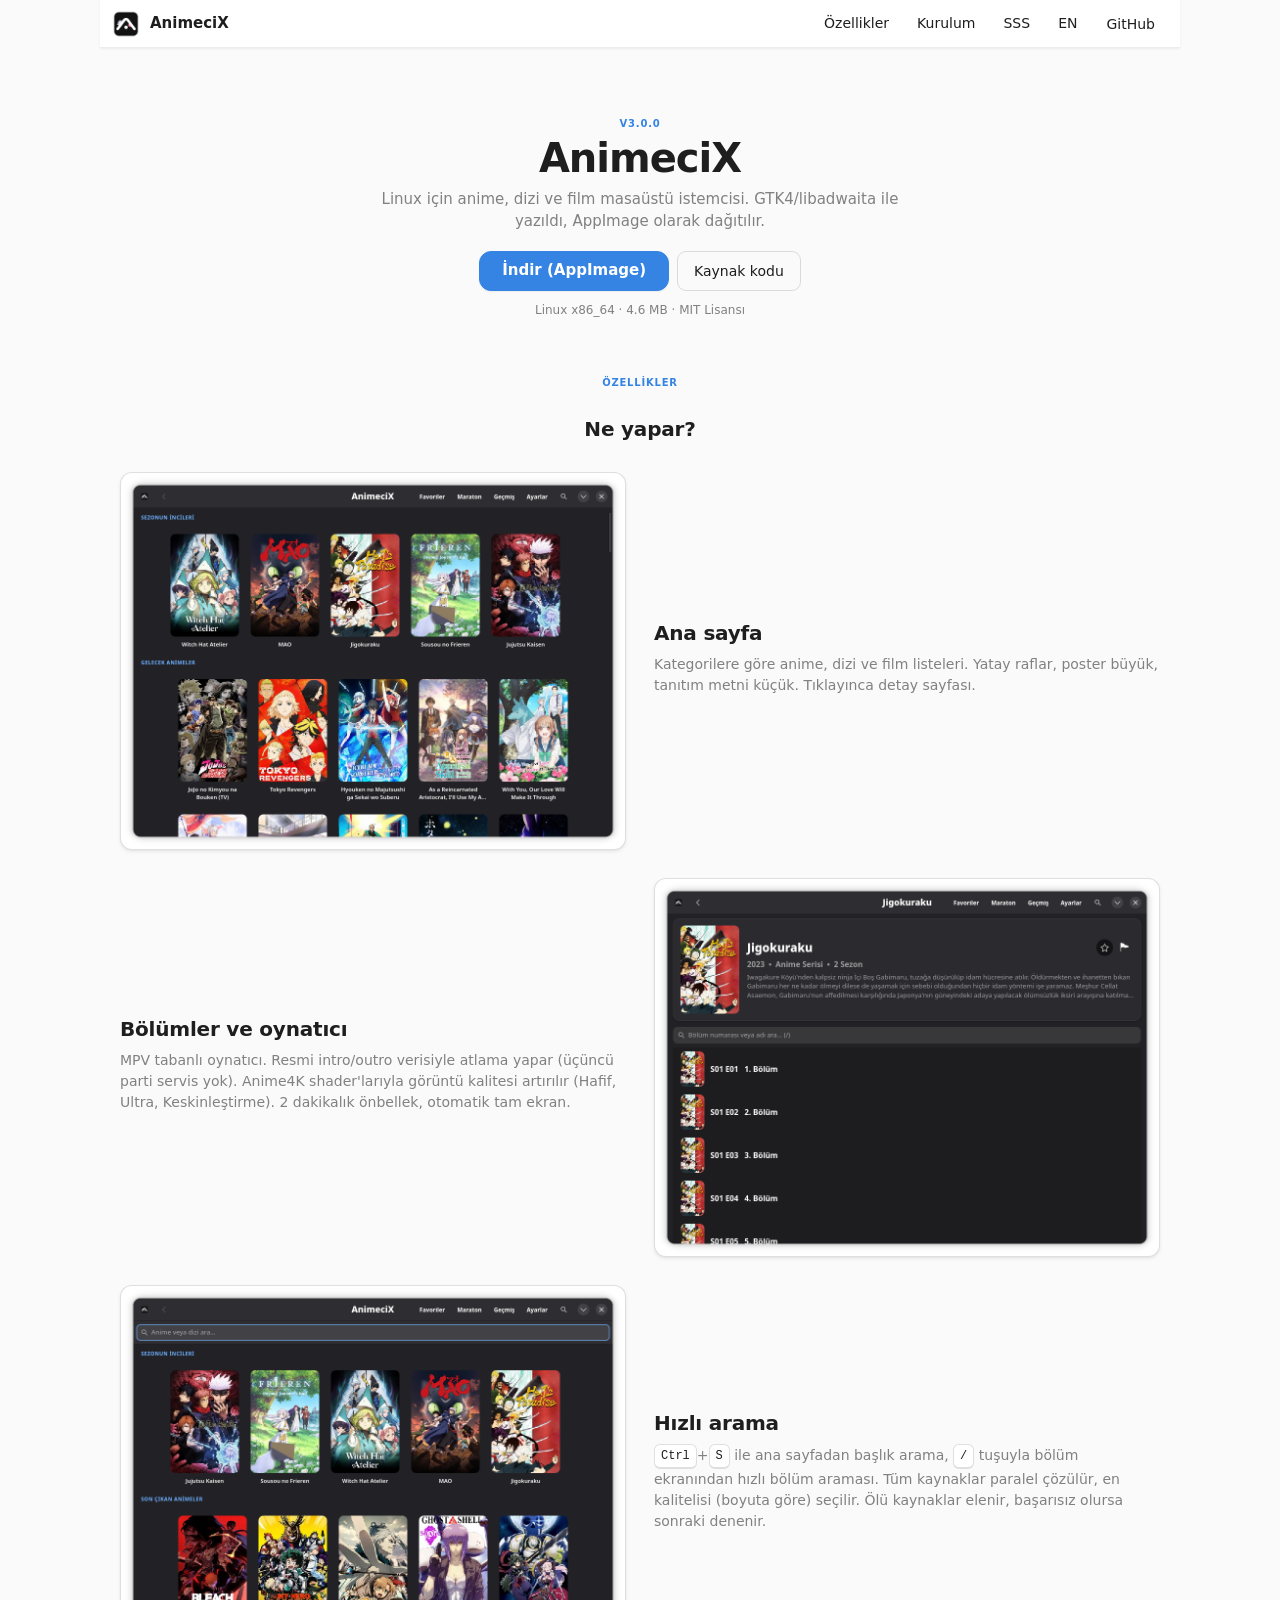
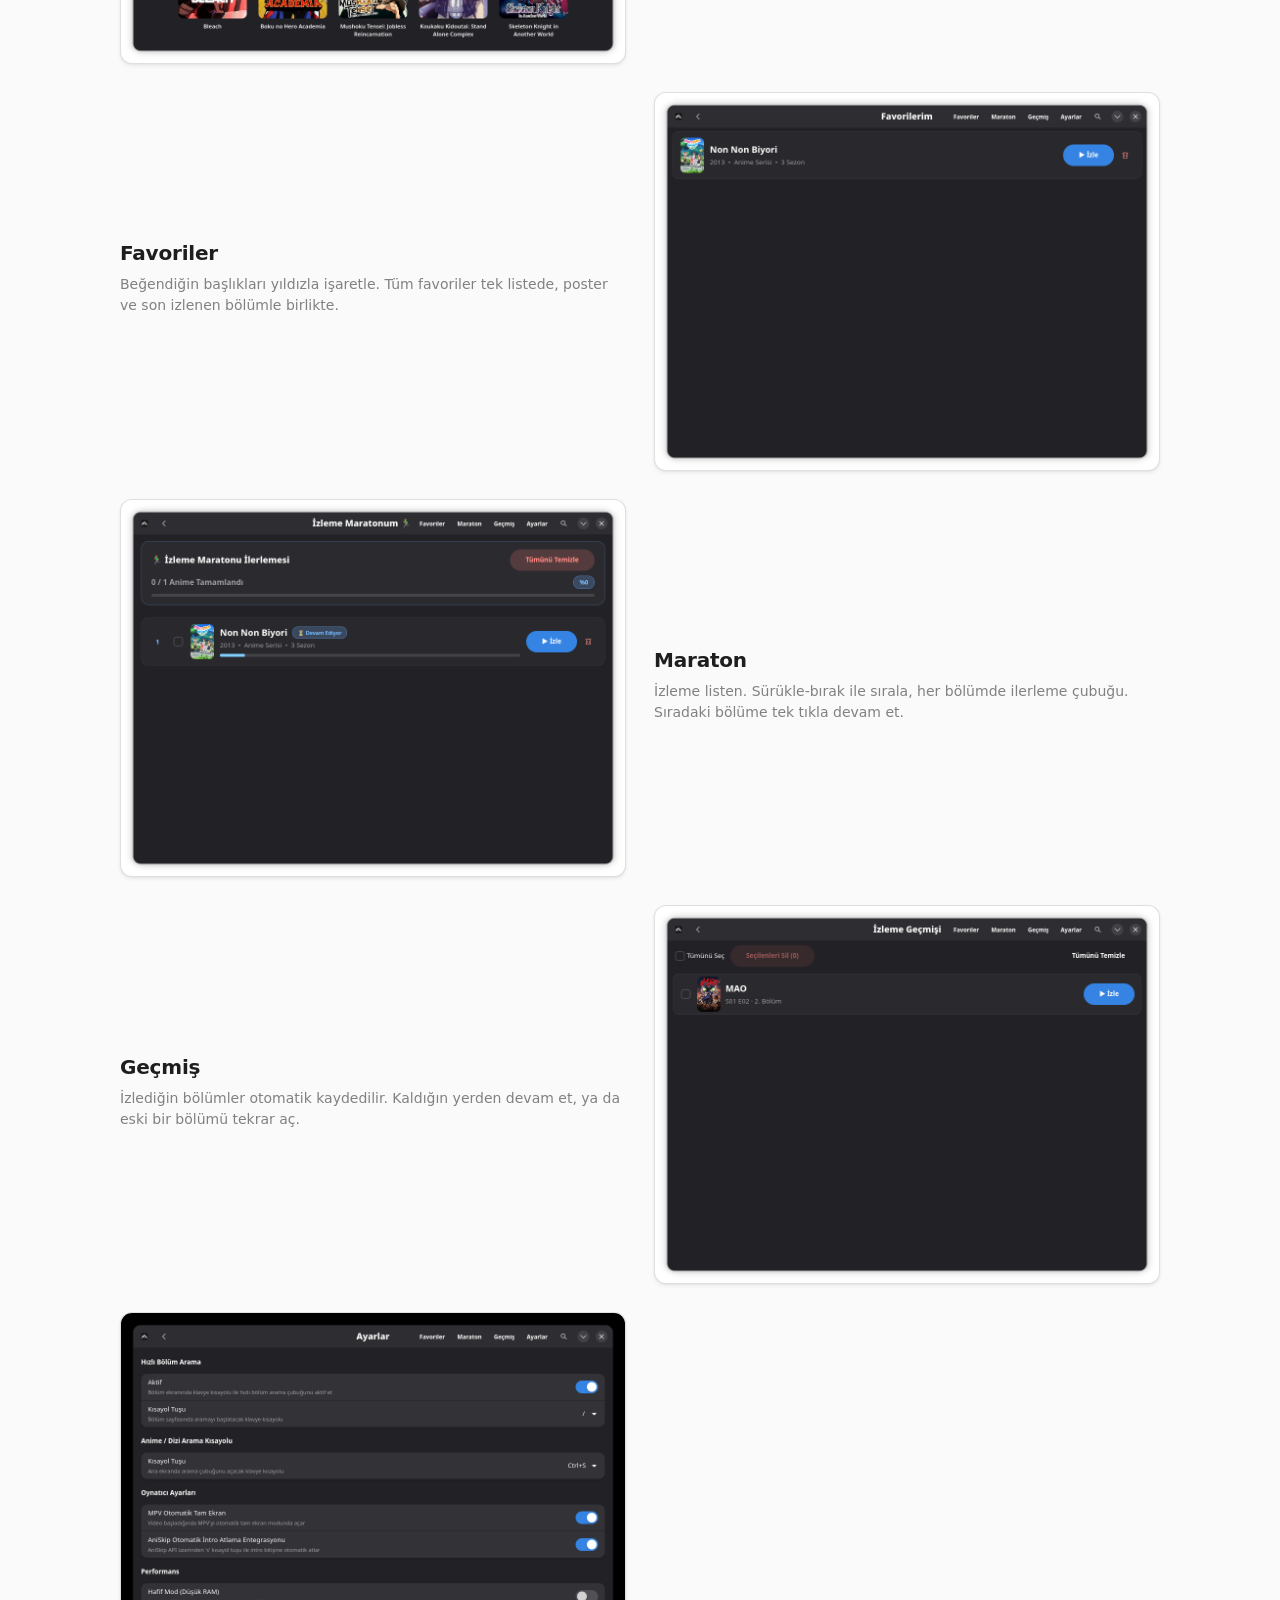
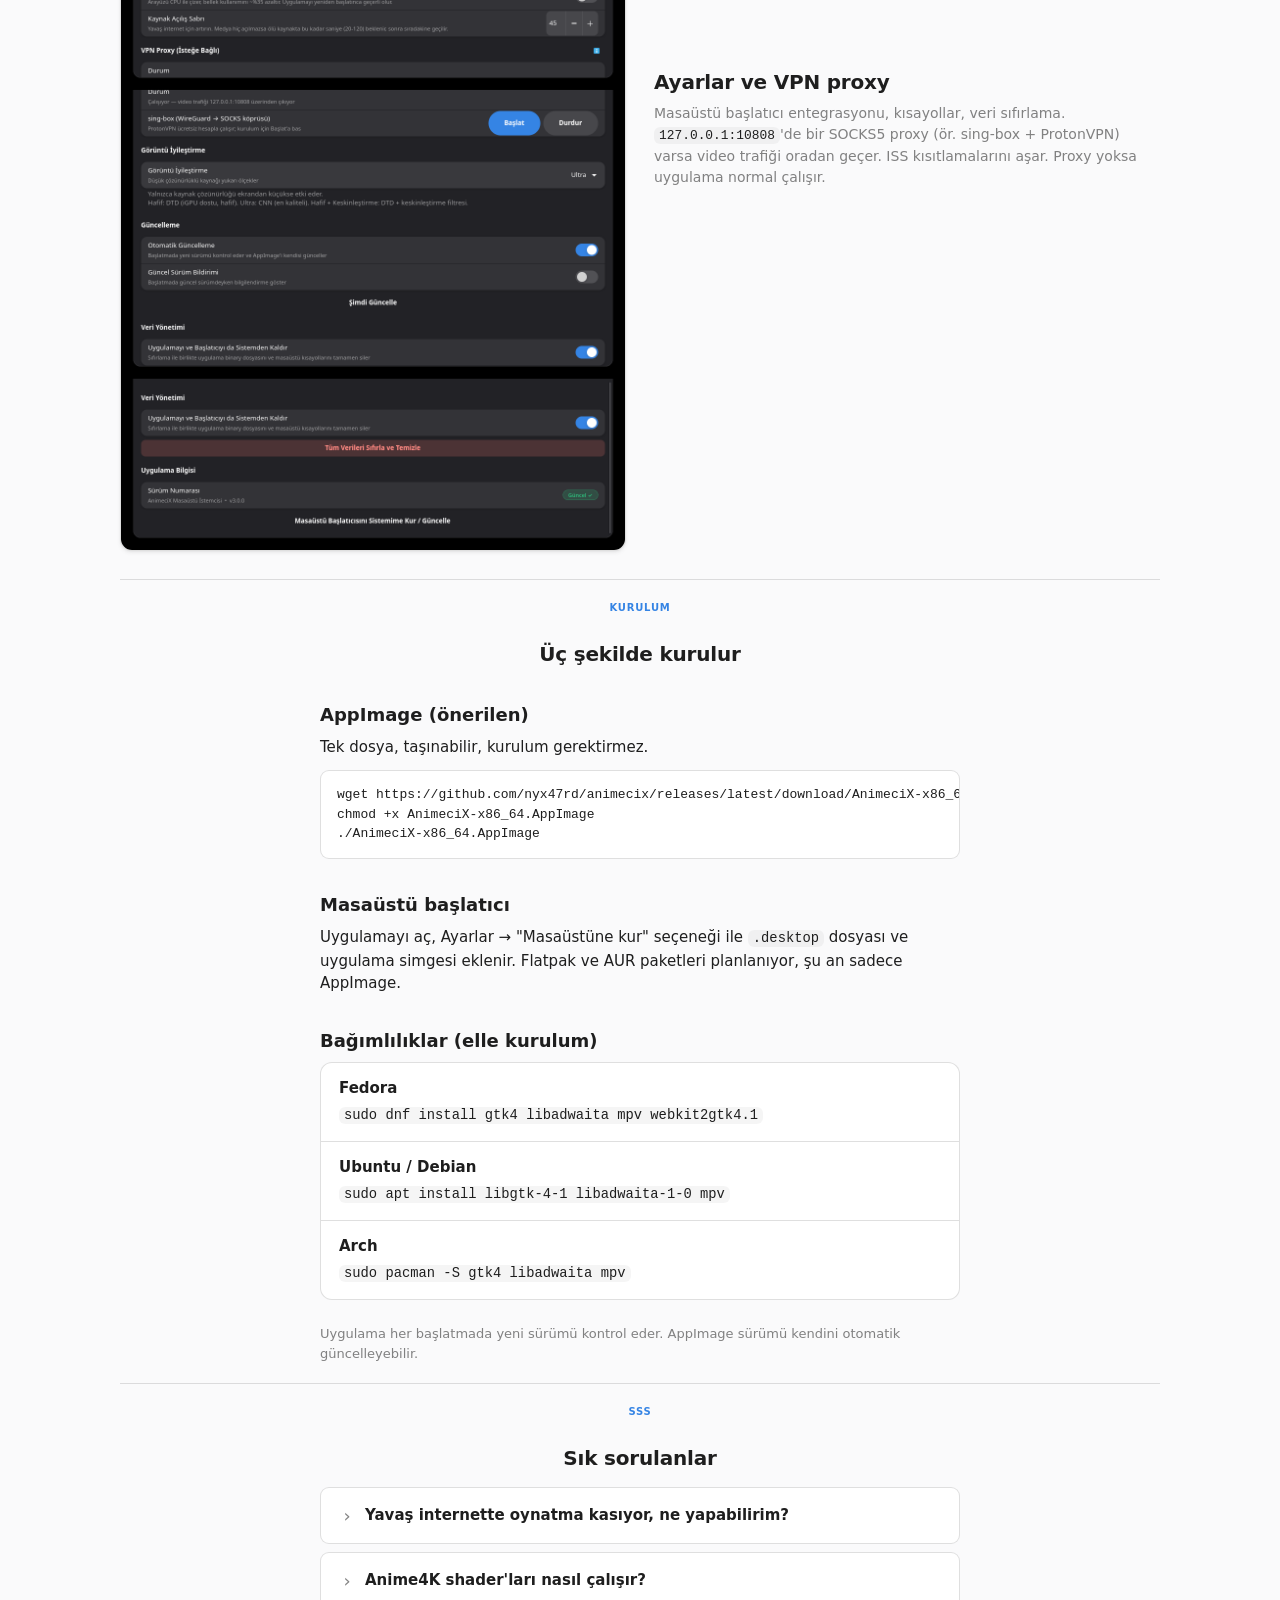
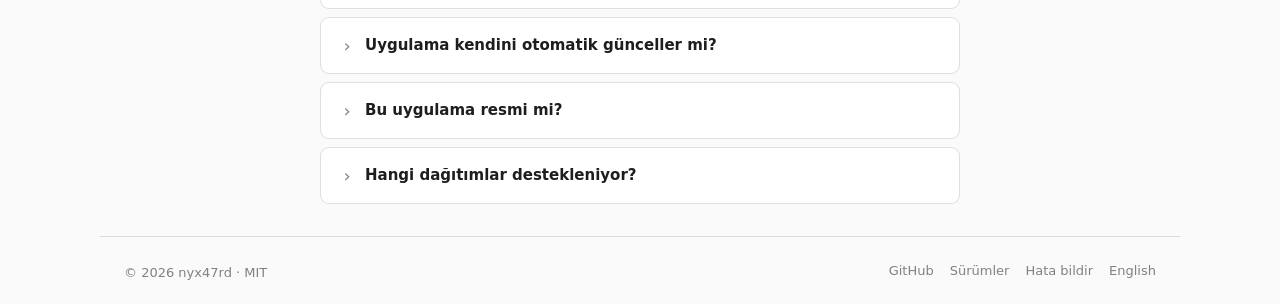
<file: docs/index.html>
<!DOCTYPE html>
<html lang="tr">
<head>
<meta charset="utf-8">
<meta name="viewport" content="width=device-width, initial-scale=1, viewport-fit=cover">
<meta name="color-scheme" content="light dark">
<title>AnimeciX</title>
<meta name="description" content="AnimeciX: Linux için GTK4/libadwaita ile yazılmış, AppImage olarak dağıtılan anime, dizi ve film masaüstü istemcisi. MPV, resmi intro/outro atlama, Anime4K, otomatik güncelleme.">
<meta name="keywords" content="anime, linux, gtk4, libadwaita, appimage, mpv, intro-atlama, anime4k">
<meta name="author" content="nyx47rd">
<meta name="theme-color" content="#fafafb" media="(prefers-color-scheme: light)">
<meta name="theme-color" content="#1e1e1e" media="(prefers-color-scheme: dark)">

<link rel="canonical" href="https://nyx47rd.github.io/animecix/">
<link rel="alternate" hreflang="tr" href="https://nyx47rd.github.io/animecix/">
<link rel="alternate" hreflang="en" href="https://nyx47rd.github.io/animecix/en.html">
<link rel="alternate" hreflang="x-default" href="https://nyx47rd.github.io/animecix/">

<meta property="og:type" content="website">
<meta property="og:title" content="AnimeciX">
<meta property="og:description" content="GTK4/libadwaita anime, dizi ve film istemcisi. AppImage olarak dağıtılır.">
<meta property="og:url" content="https://nyx47rd.github.io/animecix/">
<meta property="og:image" content="https://nyx47rd.github.io/animecix/assets/icon.png">
<meta property="og:locale" content="tr_TR">
<meta property="og:site_name" content="AnimeciX">

<meta name="twitter:card" content="summary_large_image">
<meta name="twitter:title" content="AnimeciX">
<meta name="twitter:description" content="GTK4/libadwaita anime istemcisi. AppImage.">
<meta name="twitter:image" content="https://nyx47rd.github.io/animecix/assets/icon.png">

<link rel="icon" type="image/png" href="assets/icon.png">
<link rel="apple-touch-icon" href="assets/icon.png">
<link rel="stylesheet" href="style.css">

<script type="application/ld+json">
{
  "@context": "https://schema.org",
  "@type": "SoftwareApplication",
  "name": "AnimeciX",
  "operatingSystem": "Linux",
  "applicationCategory": "MultimediaApplication",
  "description": "GTK4/libadwaita anime, dizi ve film masaüstü istemcisi. AppImage olarak dağıtılır. MPV, resmi intro/outro atlama, Anime4K, otomatik güncelleme.",
  "url": "https://nyx47rd.github.io/animecix/",
  "downloadUrl": "https://github.com/nyx47rd/animecix/releases/latest",
  "softwareVersion": "3.0.0",
  "dateModified": "2026-08-27",
  "inLanguage": ["tr", "en"],
  "license": "https://github.com/nyx47rd/animecix/blob/main/LICENSE",
  "author": {"@type": "Person", "name": "nyx47rd", "url": "https://github.com/nyx47rd"},
  "publisher": {"@type": "Organization", "name": "AnimeciX", "url": "https://github.com/nyx47rd/animecix"},
  "offers": {"@type": "Offer", "price": "0", "priceCurrency": "USD"},
  "featureList": [
    "GTK4/libadwaita arayüz",
    "Tek dosya AppImage",
    "MPV oynatıcı",
    "Resmi intro/outro atlama + şarkı bilgisi",
    "Anime4K upscaling (Hafif, Ultra, Keskinleştirme)",
    "Otomatik güncelleme",
    "VPN proxy desteği (yerel SOCKS5)",
    "Akıllı kaynak seçimi",
    "Favoriler, Maraton, Geçmiş",
    "Çift yol HTTP cascade"
  ]
}
</script>
</head>
<body>

<a href="#main" class="show-on-focus">İçeriğe geç</a>

<div class="window">

<header class="headerbar">
  <div class="headerbar-inner">
    <a href="index.html" class="brand">
      <img src="assets/icon.png" alt="">
      <span>AnimeciX</span>
    </a>
    <nav aria-label="Üst gezinme">
      <a href="#features" class="nav-link">Özellikler</a>
      <a href="#install" class="nav-link">Kurulum</a>
      <a href="#faq" class="nav-link">SSS</a>
      <a href="en.html" hreflang="en">EN</a>
      <a href="https://github.com/nyx47rd/animecix" class="btn flat" rel="noopener">GitHub</a>
    </nav>
  </div>
</header>

<main id="main" class="content">

<section class="hero">
  <span class="section-eyebrow">v3.0.0</span>
  <h1>AnimeciX</h1>
  <p class="subtitle">Linux için anime, dizi ve film masaüstü istemcisi. GTK4/libadwaita ile yazıldı, AppImage olarak dağıtılır.</p>
  <div class="actions">
    <a href="https://github.com/nyx47rd/animecix/releases/latest" class="btn suggested-action large" rel="noopener">İndir (AppImage)</a>
    <a href="https://github.com/nyx47rd/animecix" class="btn outlined large" rel="noopener">Kaynak kodu</a>
  </div>
  <p class="meta">Linux x86_64 · 4.6 MB · MIT Lisansı</p>
</section>

<section id="features">
  <p class="section-eyebrow">Özellikler</p>
  <h2 class="section-title">Ne yapar?</h2>

  <article class="feature">
    <div class="visual"><img src="assets/screenshots/home.png" alt="Ana sayfa" width="1030" height="770" loading="eager" fetchpriority="high"></div>
    <div class="text">
      <h2>Ana sayfa</h2>
      <p>Kategorilere göre anime, dizi ve film listeleri. Yatay raflar, poster büyük, tanıtım metni küçük. Tıklayınca detay sayfası.</p>
    </div>
  </article>

  <article class="feature reverse">
    <div class="visual"><img src="assets/screenshots/episodes.png" alt="Bölüm listesi ve intro atlama" width="1030" height="770" loading="lazy"></div>
    <div class="text">
      <h2>Bölümler ve oynatıcı</h2>
      <p>MPV tabanlı oynatıcı. Resmi intro/outro verisiyle atlama yapar (üçüncü parti servis yok). Anime4K shader'larıyla görüntü kalitesi artırılır (Hafif, Ultra, Keskinleştirme). 2 dakikalık önbellek, otomatik tam ekran.</p>
    </div>
  </article>

  <article class="feature">
    <div class="visual"><img src="assets/screenshots/search.png" alt="Hızlı arama" width="1030" height="770" loading="lazy"></div>
    <div class="text">
      <h2>Hızlı arama</h2>
      <p><kbd>Ctrl</kbd>+<kbd>S</kbd> ile ana sayfadan başlık arama, <kbd>/</kbd> tuşuyla bölüm ekranından hızlı bölüm araması. Tüm kaynaklar paralel çözülür, en kalitelisi (boyuta göre) seçilir. Ölü kaynaklar elenir, başarısız olursa sonraki denenir.</p>
    </div>
  </article>

  <article class="feature reverse">
    <div class="visual"><img src="assets/screenshots/favorites.png" alt="Favoriler" width="1030" height="770" loading="lazy"></div>
    <div class="text">
      <h2>Favoriler</h2>
      <p>Beğendiğin başlıkları yıldızla işaretle. Tüm favoriler tek listede, poster ve son izlenen bölümle birlikte.</p>
    </div>
  </article>

  <article class="feature">
    <div class="visual"><img src="assets/screenshots/marathon.png" alt="Maraton" width="1030" height="770" loading="lazy"></div>
    <div class="text">
      <h2>Maraton</h2>
      <p>İzleme listen. Sürükle-bırak ile sırala, her bölümde ilerleme çubuğu. Sıradaki bölüme tek tıkla devam et.</p>
    </div>
  </article>

  <article class="feature reverse">
    <div class="visual"><img src="assets/screenshots/history.png" alt="Geçmiş" width="1030" height="770" loading="lazy"></div>
    <div class="text">
      <h2>Geçmiş</h2>
      <p>İzlediğin bölümler otomatik kaydedilir. Kaldığın yerden devam et, ya da eski bir bölümü tekrar aç.</p>
    </div>
  </article>

  <article class="feature">
    <div class="visual"><img src="assets/screenshots/settings.png" alt="Ayarlar" width="1030" height="770" loading="lazy"></div>
    <div class="text">
      <h2>Ayarlar ve VPN proxy</h2>
      <p>Masaüstü başlatıcı entegrasyonu, kısayollar, veri sıfırlama. <code>127.0.0.1:10808</code>'de bir SOCKS5 proxy (ör. sing-box + ProtonVPN) varsa video trafiği oradan geçer. ISS kısıtlamalarını aşar. Proxy yoksa uygulama normal çalışır.</p>
    </div>
  </article>
</section>

<hr class="divider">

<section id="install" class="content-narrow">
  <p class="section-eyebrow">Kurulum</p>
  <h2 class="section-title">Üç şekilde kurulur</h2>

  <h3 class="title-2">AppImage (önerilen)</h3>
  <p>Tek dosya, taşınabilir, kurulum gerektirmez.</p>
  <div class="frame">
<pre><code>wget https://github.com/nyx47rd/animecix/releases/latest/download/AnimeciX-x86_64.AppImage
chmod +x AnimeciX-x86_64.AppImage
./AnimeciX-x86_64.AppImage</code></pre>
  </div>

  <h3 class="title-2">Masaüstü başlatıcı</h3>
  <p>Uygulamayı aç, Ayarlar → "Masaüstüne kur" seçeneği ile <code>.desktop</code> dosyası ve uygulama simgesi eklenir. Flatpak ve AUR paketleri planlanıyor, şu an sadece AppImage.</p>

  <h3 class="title-2">Bağımlılıklar (elle kurulum)</h3>
  <div class="boxed-list">
    <div><h3>Fedora</h3><p><code>sudo dnf install gtk4 libadwaita mpv webkit2gtk4.1</code></p></div>
    <div><h3>Ubuntu / Debian</h3><p><code>sudo apt install libgtk-4-1 libadwaita-1-0 mpv</code></p></div>
    <div><h3>Arch</h3><p><code>sudo pacman -S gtk4 libadwaita mpv</code></p></div>
  </div>

  <p class="caption" style="margin-top:24px">Uygulama her başlatmada yeni sürümü kontrol eder. AppImage sürümü kendini otomatik güncelleyebilir.</p>
</section>

<hr class="divider">

<section id="faq" class="content-narrow">
  <p class="section-eyebrow">SSS</p>
  <h2 class="section-title">Sık sorulanlar</h2>

  <details class="expander">
    <summary>Yavaş internette oynatma kasıyor, ne yapabilirim?</summary>
    <div class="body">
      <p>Ayarlar → VPN Proxy: <code>127.0.0.1:10808</code>'de bir sing-box + WireGuard yapılandırması çalıştırın. Uygulama video trafiğini otomatik o tünele yönlendirir. Doğrudan bağlantı 403 veya ağ hatası verdiğinde çift-yol (cascade) mekanizmasıyla tünele düşer.</p>
    </div>
  </details>

  <details class="expander">
    <summary>Anime4K shader'ları nasıl çalışır?</summary>
    <div class="body">
      <p>Ayarlar → Görüntü bölümünden beş mod arasında seçim yapılır: Kapalı, Keskinleştir (ewa_lanczossharp), Hafif (DTD), Ultra (CNN UL), ve Hafif + Keskinleştirme (DTD + unsharp filtresi). Hafif mod düşük GPU yüküyle iyi sonuç verir; Ultra mod kaliteyi en üst seviyeye taşır.</p>
    </div>
  </details>

  <details class="expander">
    <summary>Uygulama kendini otomatik günceller mi?</summary>
    <div class="body">
      <p>AppImage sürümü her başlatmada GitHub Releases'i kontrol eder. Yeni sürüm varsa bildirim gösterir ve onayla kendini günceller. Ayarlar → Otomatik güncelleme ile kapatılabilir.</p>
    </div>
  </details>

  <details class="expander">
    <summary>Bu uygulama resmi mi?</summary>
    <div class="body">
      <p>Hayır. AnimeciX gayriresmî bir üçüncü taraf istemcidir. Herkese açık bir API kullanır; hizmet sağlayıcıya zarar vermeden, kendi sorumluluğunuzda kullanın.</p>
    </div>
  </details>

  <details class="expander">
    <summary>Hangi dağıtımlar destekleniyor?</summary>
    <div class="body">
      <p>GTK4, libadwaita ve MPV yükleyen tüm modern Linux dağıtımları. Test edilenler: Fedora 40+, Ubuntu 24.04+, Arch, openSUSE Tumbleweed, EndeavourOS.</p>
    </div>
  </details>
</section>

</main>

<footer class="footer">
  <span>© 2026 nyx47rd · <a href="https://github.com/nyx47rd/animecix/blob/main/LICENSE">MIT</a> </span>
  <ul>
    <li><a href="https://github.com/nyx47rd/animecix" rel="noopener">GitHub</a></li>
    <li><a href="https://github.com/nyx47rd/animecix/releases" rel="noopener">Sürümler</a></li>
    <li><a href="https://github.com/nyx47rd/animecix/issues" rel="noopener">Hata bildir</a></li>
    <li><a href="en.html" hreflang="en">English</a></li>
  </ul>
</footer>

</div>
</body>
</html>
</file>
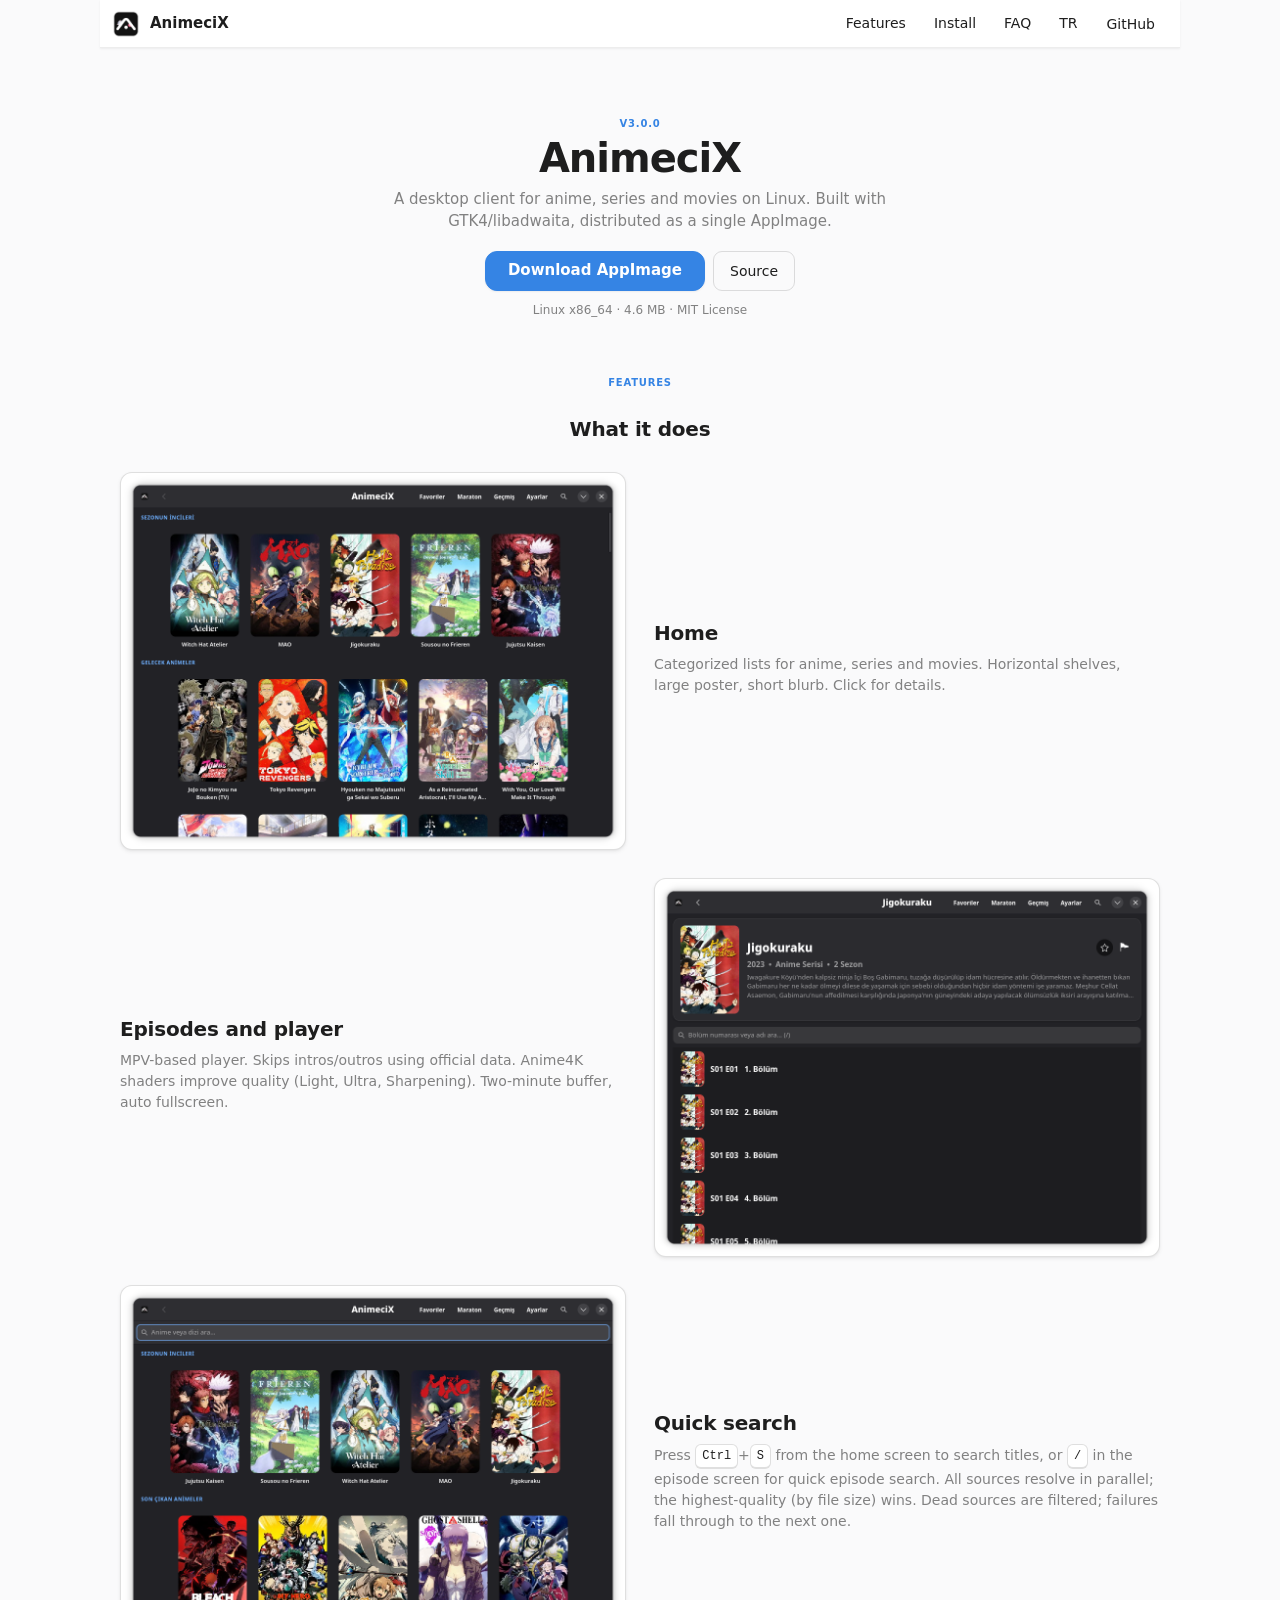
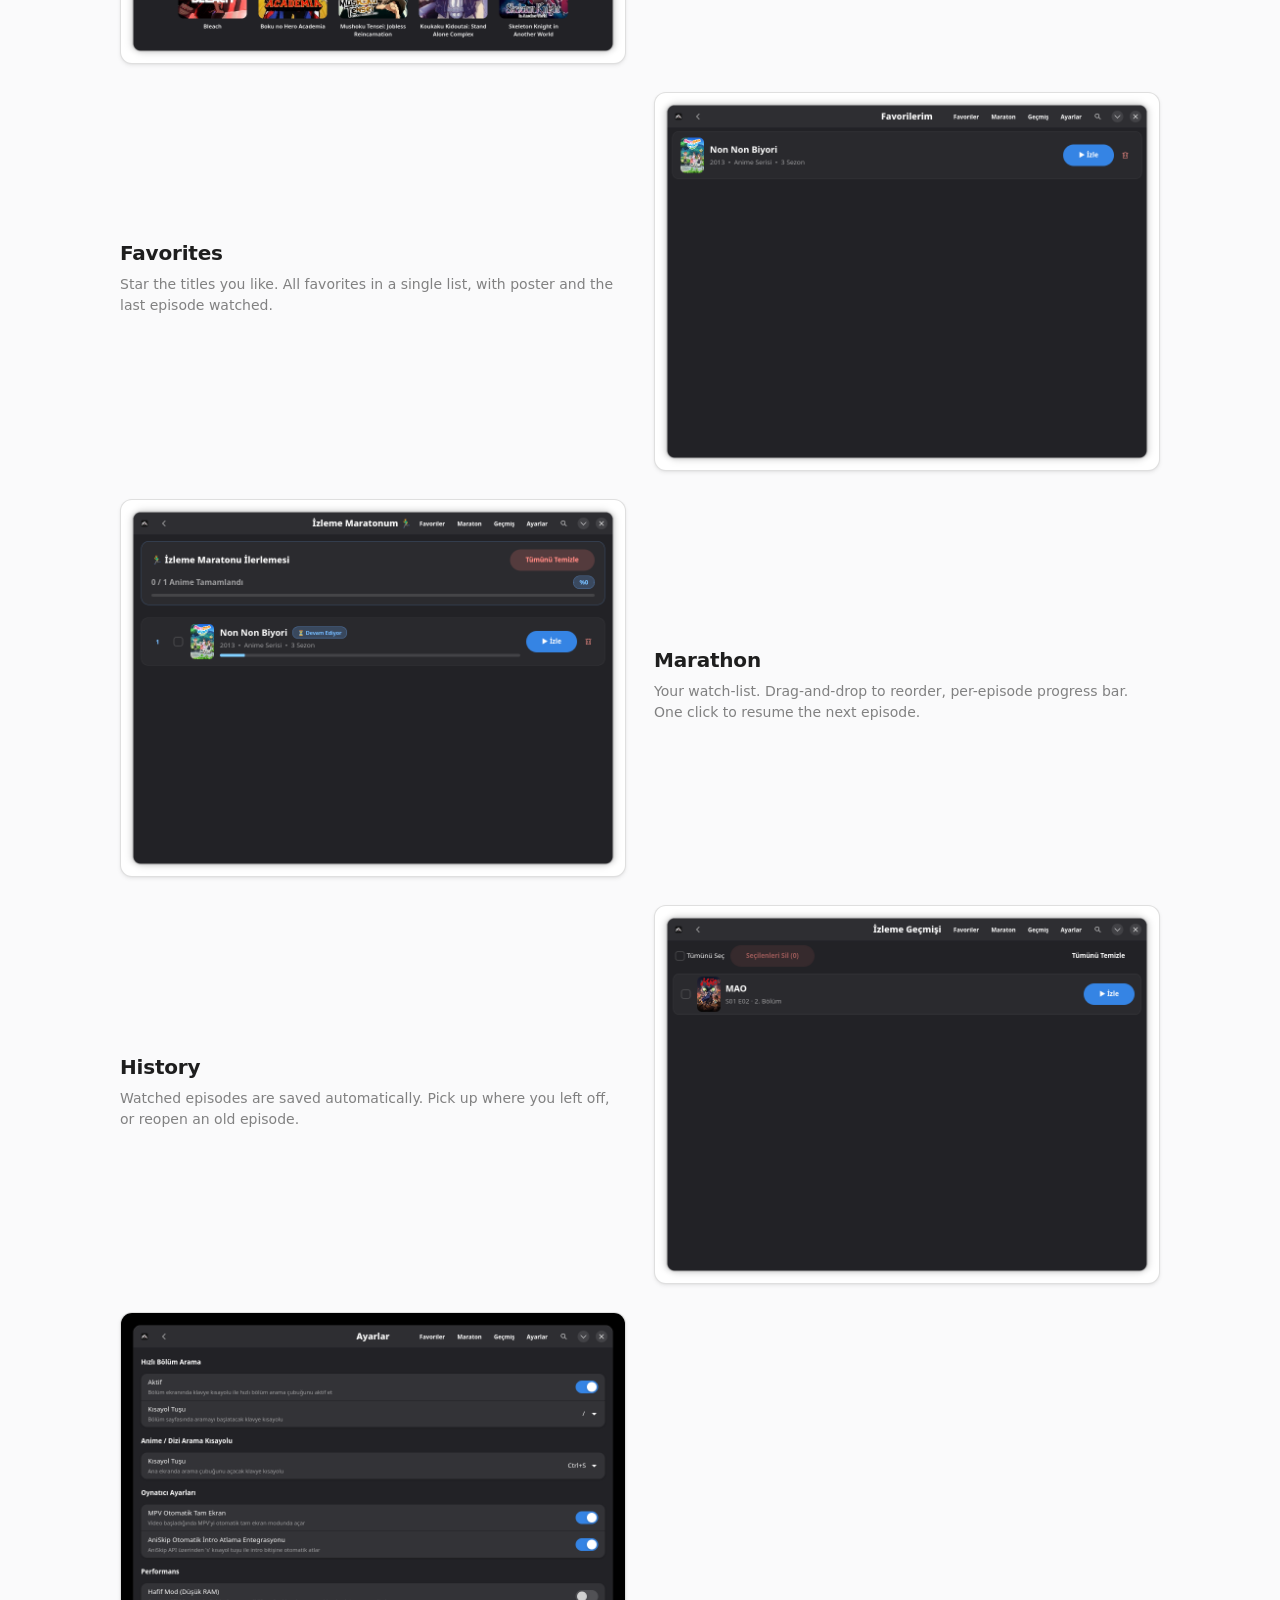
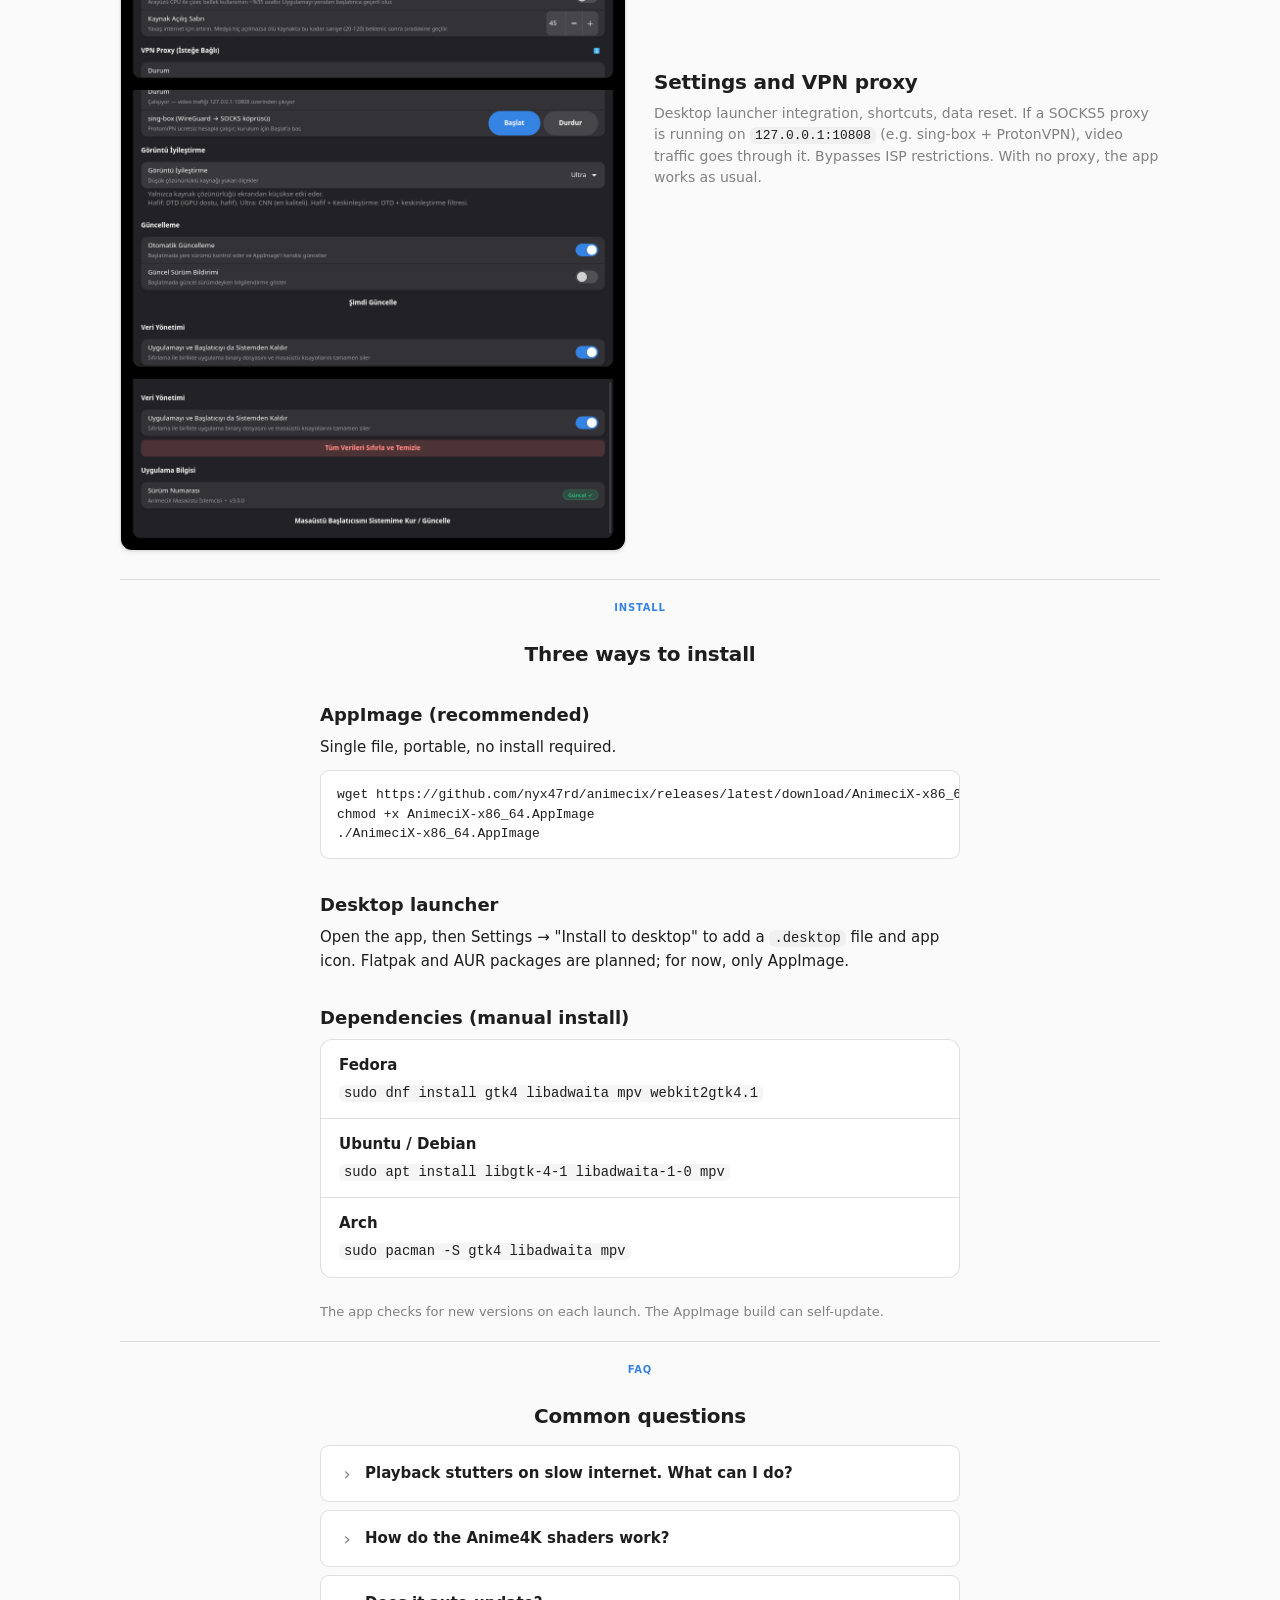
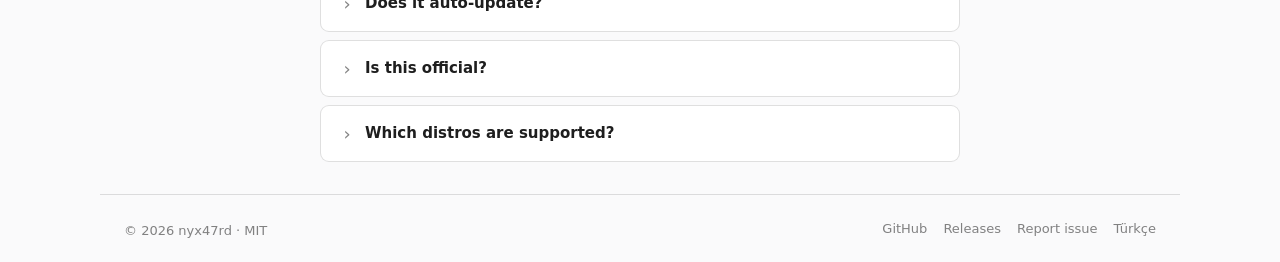
<file: docs/en.html>
<!DOCTYPE html>
<html lang="en">
<head>
<meta charset="utf-8">
<meta name="viewport" content="width=device-width, initial-scale=1, viewport-fit=cover">
<meta name="color-scheme" content="light dark">
<title>AnimeciX</title>
<meta name="description" content="AnimeciX: a GTK4/libadwaita anime, series and movie desktop client for Linux. Distributed as a single AppImage. MPV, official intro/outro skipping, Anime4K, auto-update.">
<meta name="keywords" content="anime, linux, gtk4, libadwaita, appimage, mpv, intro-skip, anime4k">
<meta name="author" content="nyx47rd">
<meta name="theme-color" content="#fafafb" media="(prefers-color-scheme: light)">
<meta name="theme-color" content="#1e1e1e" media="(prefers-color-scheme: dark)">

<link rel="canonical" href="https://nyx47rd.github.io/animecix/en.html">
<link rel="alternate" hreflang="en" href="https://nyx47rd.github.io/animecix/en.html">
<link rel="alternate" hreflang="tr" href="https://nyx47rd.github.io/animecix/">
<link rel="alternate" hreflang="x-default" href="https://nyx47rd.github.io/animecix/">

<meta property="og:type" content="website">
<meta property="og:title" content="AnimeciX">
<meta property="og:description" content="A GTK4/libadwaita anime, series and movie client for Linux. AppImage.">
<meta property="og:url" content="https://nyx47rd.github.io/animecix/en.html">
<meta property="og:image" content="https://nyx47rd.github.io/animecix/assets/icon.png">
<meta property="og:locale" content="en_US">
<meta property="og:site_name" content="AnimeciX">

<meta name="twitter:card" content="summary_large_image">
<meta name="twitter:title" content="AnimeciX">
<meta name="twitter:description" content="A GTK4/libadwaita anime client for Linux. AppImage.">
<meta name="twitter:image" content="https://nyx47rd.github.io/animecix/assets/icon.png">

<link rel="icon" type="image/png" href="assets/icon.png">
<link rel="apple-touch-icon" href="assets/icon.png">
<link rel="stylesheet" href="style.css">

<script type="application/ld+json">
{
  "@context": "https://schema.org",
  "@type": "SoftwareApplication",
  "name": "AnimeciX",
  "operatingSystem": "Linux",
  "applicationCategory": "MultimediaApplication",
  "description": "A GTK4/libadwaita anime, series and movie desktop client for Linux. Distributed as a single AppImage. MPV, official intro/outro skipping, Anime4K, auto-update.",
  "url": "https://nyx47rd.github.io/animecix/en.html",
  "downloadUrl": "https://github.com/nyx47rd/animecix/releases/latest",
  "softwareVersion": "3.0.0",
  "dateModified": "2026-08-27",
  "inLanguage": "en",
  "license": "https://github.com/nyx47rd/animecix/blob/main/LICENSE",
  "author": {"@type": "Person", "name": "nyx47rd", "url": "https://github.com/nyx47rd"},
  "publisher": {"@type": "Organization", "name": "AnimeciX", "url": "https://github.com/nyx47rd/animecix"},
  "offers": {"@type": "Offer", "price": "0", "priceCurrency": "USD"},
  "featureList": [
    "GTK4/libadwaita UI",
    "Single-file AppImage",
    "MPV player",
    "Official intro/outro skipping + song info",
    "Anime4K upscaling (Light, Ultra, Sharpening)",
    "Auto-update",
    "VPN proxy support (local SOCKS5)",
    "Smart source selection",
    "Favorites, Marathon, History",
    "Dual-path HTTP cascade"
  ]
}
</script>
</head>
<body>

<a href="#main" class="show-on-focus">Skip to content</a>

<div class="window">

<header class="headerbar">
  <div class="headerbar-inner">
    <a href="en.html" class="brand">
      <img src="assets/icon.png" alt="">
      <span>AnimeciX</span>
    </a>
    <nav aria-label="Primary">
      <a href="#features" class="nav-link">Features</a>
      <a href="#install" class="nav-link">Install</a>
      <a href="#faq" class="nav-link">FAQ</a>
      <a href="index.html" hreflang="tr">TR</a>
      <a href="https://github.com/nyx47rd/animecix" class="btn flat" rel="noopener">GitHub</a>
    </nav>
  </div>
</header>

<main id="main" class="content">

<section class="hero">
  <span class="section-eyebrow">v3.0.0</span>
  <h1>AnimeciX</h1>
  <p class="subtitle">A desktop client for anime, series and movies on Linux. Built with GTK4/libadwaita, distributed as a single AppImage.</p>
  <div class="actions">
    <a href="https://github.com/nyx47rd/animecix/releases/latest" class="btn suggested-action large" rel="noopener">Download AppImage</a>
    <a href="https://github.com/nyx47rd/animecix" class="btn outlined large" rel="noopener">Source</a>
  </div>
  <p class="meta">Linux x86_64 · 4.6 MB · MIT License</p>
</section>

<section id="features">
  <p class="section-eyebrow">Features</p>
  <h2 class="section-title">What it does</h2>

  <article class="feature">
    <div class="visual"><img src="assets/screenshots/home.png" alt="Home screen" width="1030" height="770" loading="eager" fetchpriority="high"></div>
    <div class="text">
      <h2>Home</h2>
      <p>Categorized lists for anime, series and movies. Horizontal shelves, large poster, short blurb. Click for details.</p>
    </div>
  </article>

  <article class="feature reverse">
    <div class="visual"><img src="assets/screenshots/episodes.png" alt="Episode list with intro skipping" width="1030" height="770" loading="lazy"></div>
    <div class="text">
      <h2>Episodes and player</h2>
      <p>MPV-based player. Skips intros/outros using official data. Anime4K shaders improve quality (Light, Ultra, Sharpening). Two-minute buffer, auto fullscreen.</p>
    </div>
  </article>

  <article class="feature">
    <div class="visual"><img src="assets/screenshots/search.png" alt="Quick search" width="1030" height="770" loading="lazy"></div>
    <div class="text">
      <h2>Quick search</h2>
      <p>Press <kbd>Ctrl</kbd>+<kbd>S</kbd> from the home screen to search titles, or <kbd>/</kbd> in the episode screen for quick episode search. All sources resolve in parallel; the highest-quality (by file size) wins. Dead sources are filtered; failures fall through to the next one.</p>
    </div>
  </article>

  <article class="feature reverse">
    <div class="visual"><img src="assets/screenshots/favorites.png" alt="Favorites" width="1030" height="770" loading="lazy"></div>
    <div class="text">
      <h2>Favorites</h2>
      <p>Star the titles you like. All favorites in a single list, with poster and the last episode watched.</p>
    </div>
  </article>

  <article class="feature">
    <div class="visual"><img src="assets/screenshots/marathon.png" alt="Marathon" width="1030" height="770" loading="lazy"></div>
    <div class="text">
      <h2>Marathon</h2>
      <p>Your watch-list. Drag-and-drop to reorder, per-episode progress bar. One click to resume the next episode.</p>
    </div>
  </article>

  <article class="feature reverse">
    <div class="visual"><img src="assets/screenshots/history.png" alt="History" width="1030" height="770" loading="lazy"></div>
    <div class="text">
      <h2>History</h2>
      <p>Watched episodes are saved automatically. Pick up where you left off, or reopen an old episode.</p>
    </div>
  </article>

  <article class="feature">
    <div class="visual"><img src="assets/screenshots/settings.png" alt="Settings" width="1030" height="770" loading="lazy"></div>
    <div class="text">
      <h2>Settings and VPN proxy</h2>
      <p>Desktop launcher integration, shortcuts, data reset. If a SOCKS5 proxy is running on <code>127.0.0.1:10808</code> (e.g. sing-box + ProtonVPN), video traffic goes through it. Bypasses ISP restrictions. With no proxy, the app works as usual.</p>
    </div>
  </article>
</section>

<hr class="divider">

<section id="install" class="content-narrow">
  <p class="section-eyebrow">Install</p>
  <h2 class="section-title">Three ways to install</h2>

  <h3 class="title-2">AppImage (recommended)</h3>
  <p>Single file, portable, no install required.</p>
  <div class="frame">
<pre><code>wget https://github.com/nyx47rd/animecix/releases/latest/download/AnimeciX-x86_64.AppImage
chmod +x AnimeciX-x86_64.AppImage
./AnimeciX-x86_64.AppImage</code></pre>
  </div>

  <h3 class="title-2">Desktop launcher</h3>
  <p>Open the app, then Settings → "Install to desktop" to add a <code>.desktop</code> file and app icon. Flatpak and AUR packages are planned; for now, only AppImage.</p>

  <h3 class="title-2">Dependencies (manual install)</h3>
  <div class="boxed-list">
    <div><h3>Fedora</h3><p><code>sudo dnf install gtk4 libadwaita mpv webkit2gtk4.1</code></p></div>
    <div><h3>Ubuntu / Debian</h3><p><code>sudo apt install libgtk-4-1 libadwaita-1-0 mpv</code></p></div>
    <div><h3>Arch</h3><p><code>sudo pacman -S gtk4 libadwaita mpv</code></p></div>
  </div>

  <p class="caption" style="margin-top:24px">The app checks for new versions on each launch. The AppImage build can self-update.</p>
</section>

<hr class="divider">

<section id="faq" class="content-narrow">
  <p class="section-eyebrow">FAQ</p>
  <h2 class="section-title">Common questions</h2>

  <details class="expander">
    <summary>Playback stutters on slow internet. What can I do?</summary>
    <div class="body">
      <p>Settings → VPN Proxy: run a sing-box + WireGuard configuration on <code>127.0.0.1:10808</code>. The app routes video traffic through that tunnel automatically. When the direct path returns 403 or a network error, the dual-path cascade mechanism falls back to the tunnel.</p>
    </div>
  </details>

  <details class="expander">
    <summary>How do the Anime4K shaders work?</summary>
    <div class="body">
      <p>Settings → Display: pick from five modes — Off, Sharp (ewa_lanczossharp), Light (DTD), Ultra (CNN UL), and Light + Sharpening (DTD + unsharp filter). Light uses low GPU; Ultra maximizes quality.</p>
    </div>
  </details>

  <details class="expander">
    <summary>Does it auto-update?</summary>
    <div class="body">
      <p>The AppImage build checks GitHub Releases on each launch. If a new version is available, a notification asks for confirmation. Disable via Settings → Auto-update.</p>
    </div>
  </details>

  <details class="expander">
    <summary>Is this official?</summary>
    <div class="body">
      <p>No. AnimeciX is an unofficial third-party client. It uses a public API; use at your own responsibility, without harming the service provider.</p>
    </div>
  </details>

  <details class="expander">
    <summary>Which distros are supported?</summary>
    <div class="body">
      <p>Any modern Linux with GTK4, libadwaita and MPV. Tested: Fedora 40+, Ubuntu 24.04+, Arch, openSUSE Tumbleweed, EndeavourOS.</p>
    </div>
  </details>
</section>

</main>

<footer class="footer">
  <span>© 2026 nyx47rd · <a href="https://github.com/nyx47rd/animecix/blob/main/LICENSE">MIT</a> </span>
  <ul>
    <li><a href="https://github.com/nyx47rd/animecix" rel="noopener">GitHub</a></li>
    <li><a href="https://github.com/nyx47rd/animecix/releases" rel="noopener">Releases</a></li>
    <li><a href="https://github.com/nyx47rd/animecix/issues" rel="noopener">Report issue</a></li>
    <li><a href="index.html" hreflang="tr">Türkçe</a></li>
  </ul>
</footer>

</div>
</body>
</html>
</file>
<file: docs/style.css>
/* AnimeciX landing — Adwaita / libadwaita design language.
   Mirrors the look of GNOME 45+ apps: same palette, same typography,
   same component shapes. No framework, no slop. */

:root {
  /* Adwaita light palette (libadwaita defaults.adw) */
  --window-bg: #fafafb;
  --window-fg: #1e1e1e;
  --view-bg: #ffffff;
  --view-fg: #1e1e1e;
  --sidebar-bg: #f6f5f4;
  --sidebar-fg: #1e1e1e;
  --sidebar-shade: rgba(0, 0, 0, 0.025);
  --sidebar-border-color: rgba(0, 0, 0, 0.072);
  --headerbar-bg: #ffffff;
  --headerbar-fg: #1e1e1e;
  --headerbar-border-color: rgba(0, 0, 0, 0.072);
  --headerbar-shade: rgba(0, 0, 0, 0.025);
  --card-bg: #ffffff;
  --card-fg: #1e1e1e;
  --card-shade: rgba(0, 0, 0, 0.025);
  --popover-bg: #ffffff;
  --popover-fg: #1e1e1e;
  --popover-shade: rgba(0, 0, 0, 0.04);

  --accent-color: #3584e4;
  --accent-bg: #3584e4;
  --accent-fg: #ffffff;
  --accent-color-soft: alpha(#3584e4, 0.18);
  --accent-bg-soft: alpha(#3584e4, 0.18);
  --accent-fg-soft: #1a3f7a;

  --destructive-color: #c01c28;
  --destructive-bg: #c01c28;
  --destructive-fg: #ffffff;
  --warning-color: #e5a50a;
  --success-color: #26a269;
  --error-color: #c01c28;

  --border-color: rgba(0, 0, 0, 0.125);
  --dim-label: rgba(30, 30, 30, 0.55);
  --shade-color: rgba(0, 0, 0, 0.04);

  --radius-sm: 6px;
  --radius-md: 9px;
  --radius-lg: 12px;
  --radius-xl: 18px;

  --shadow-1: 0 1px 2px rgba(0, 0, 0, 0.06);
  --shadow-2: 0 2px 4px rgba(0, 0, 0, 0.06), 0 1px 2px rgba(0, 0, 0, 0.04);
  --shadow-3: 0 4px 12px rgba(0, 0, 0, 0.08);
  --shadow-4: 0 8px 24px rgba(0, 0, 0, 0.12);

  --font-family: "Cantarell", system-ui, -apple-system, "Segoe UI Variable",
                 "Segoe UI", Roboto, "Helvetica Neue", sans-serif;
  --font-mono: "Cantarell Mono", "JetBrains Mono", "SF Mono", "Cascadia Mono",
               ui-monospace, Menlo, Consolas, monospace;
}

@media (prefers-color-scheme: dark) {
  :root {
    --window-bg: #1e1e1e;
    --window-fg: #ffffff;
    --view-bg: #1e1e1e;
    --view-fg: #ffffff;
    --sidebar-bg: #2e2e2e;
    --sidebar-fg: #ffffff;
    --sidebar-shade: rgba(0, 0, 0, 0.25);
    --sidebar-border-color: rgba(0, 0, 0, 0.36);
    --headerbar-bg: #2e2e2e;
    --headerbar-fg: #ffffff;
    --headerbar-border-color: rgba(0, 0, 0, 0.36);
    --headerbar-shade: rgba(0, 0, 0, 0.25);
    --card-bg: #2e2e2e;
    --card-fg: #ffffff;
    --card-shade: rgba(0, 0, 0, 0.16);
    --popover-bg: #2e2e2e;
    --popover-fg: #ffffff;
    --popover-shade: rgba(0, 0, 0, 0.25);
    --accent-color: #62a0ea;
    --accent-bg: #62a0ea;
    --accent-fg: #1e1e1e;
    --accent-fg-soft: #d4e3ff;
    --destructive-color: #ff7b6b;
    --destructive-bg: #c01c28;
    --destructive-fg: #ffffff;
    --warning-color: #e5a50a;
    --success-color: #26a269;
    --error-color: #ff7b6b;
    --border-color: rgba(0, 0, 0, 0.5);
    --dim-label: rgba(255, 255, 255, 0.55);
    --shade-color: rgba(0, 0, 0, 0.16);
  }
}

* { box-sizing: border-box; }

html, body {
  margin: 0;
  padding: 0;
  background: var(--window-bg);
  color: var(--window-fg);
  font-family: var(--font-family);
  font-size: 15px;
  line-height: 1.5;
  -webkit-font-smoothing: antialiased;
  text-rendering: optimizeLegibility;
}

a { color: var(--accent-color); text-decoration: none; }
a:hover { text-decoration: underline; }

.show-on-focus {
  position: absolute;
  top: -100px;
  left: 8px;
  background: var(--accent-bg);
  color: var(--accent-fg);
  padding: 8px 16px;
  border-radius: var(--radius-sm);
  z-index: 1000;
  transition: top 0.15s;
}
.show-on-focus:focus { top: 8px; }

/* === Headerbar (Adwaita-style) === */
.headerbar {
  background: var(--headerbar-bg);
  color: var(--headerbar-fg);
  border-bottom: 1px solid var(--headerbar-border-color);
  min-height: 48px;
  display: flex;
  align-items: center;
  padding: 0 12px;
  box-shadow: var(--shadow-1);
  position: sticky;
  top: 0;
  z-index: 10;
}
.headerbar-inner {
  width: 100%;
  max-width: 1200px;
  margin: 0 auto;
  display: flex;
  align-items: center;
  gap: 12px;
}
.headerbar .brand {
  display: flex;
  align-items: center;
  gap: 10px;
  font-weight: 700;
  font-size: 15px;
  color: var(--headerbar-fg);
}
.headerbar .brand img {
  width: 28px; height: 28px;
  border-radius: var(--radius-sm);
}
.headerbar nav {
  margin-left: auto;
  display: flex;
  align-items: center;
  gap: 4px;
}
.headerbar nav a {
  color: var(--headerbar-fg);
  padding: 6px 12px;
  border-radius: var(--radius-sm);
  font-size: 14px;
  font-weight: 500;
}
.headerbar nav a:hover {
  background: var(--headerbar-shade);
  text-decoration: none;
}
.headerbar nav a.active {
  background: var(--accent-bg-soft);
  color: var(--accent-fg-soft);
}

@media (max-width: 720px) {
  .headerbar nav a.nav-link { display: none; }
  .headerbar nav { gap: 0; }
}

/* === Buttons (Adwaita pill/button) === */
.btn {
  display: inline-flex;
  align-items: center;
  justify-content: center;
  gap: 6px;
  padding: 8px 16px;
  min-height: 32px;
  border-radius: var(--radius-md);
  font-family: inherit;
  font-size: 14px;
  font-weight: 500;
  line-height: 1;
  border: 1px solid transparent;
  cursor: pointer;
  text-decoration: none;
  transition: background 0.1s, box-shadow 0.1s;
}
.btn:hover { text-decoration: none; }

.btn.suggested-action {
  background: var(--accent-bg);
  color: var(--accent-fg);
  border-color: var(--accent-bg);
  box-shadow: var(--shadow-1);
  font-weight: 600;
}
.btn.suggested-action:hover {
  background: color-mix(in srgb, var(--accent-bg) 90%, black);
  box-shadow: var(--shadow-2);
}
.btn.suggested-action.large {
  min-height: 40px;
  padding: 10px 22px;
  font-size: 15px;
  border-radius: var(--radius-lg);
}

.btn.flat {
  background: transparent;
  color: var(--window-fg);
  border-color: transparent;
}
.btn.flat:hover {
  background: var(--shade-color);
}

.btn.outlined {
  background: transparent;
  color: var(--window-fg);
  border-color: var(--border-color);
}
.btn.outlined:hover {
  background: var(--shade-color);
}

.btn.destructive-action {
  background: var(--destructive-bg);
  color: var(--destructive-fg);
  border-color: var(--destructive-bg);
}

/* === Layout === */
.window {
  max-width: 1080px;
  margin: 0 auto;
  background: var(--window-bg);
  min-height: 100vh;
  display: flex;
  flex-direction: column;
}
.content {
  flex: 1;
  padding: 16px 20px 24px;
}
.content-narrow {
  max-width: 640px;
  margin: 0 auto;
}

/* === Typography (Adwaita scale) === */
.title-1 {
  font-size: 24px;
  font-weight: 800;
  letter-spacing: -0.01em;
  margin: 0 0 4px;
}
.title-2 {
  font-size: 18px;
  font-weight: 700;
  margin: 32px 0 8px;
}
.title-3 {
  font-size: 15px;
  font-weight: 700;
  margin: 16px 0 6px;
}
.body {
  font-size: 15px;
  line-height: 1.5;
  color: var(--window-fg);
}
.dim-label { color: var(--dim-label); }
.caption { font-size: 13px; color: var(--dim-label); }
.mono { font-family: var(--font-mono); font-size: 13px; }

h1 { font-size: 32px; font-weight: 800; letter-spacing: -0.02em; margin: 0 0 12px; line-height: 1.15; }
h2 { font-size: 22px; font-weight: 700; letter-spacing: -0.01em; margin: 0 0 8px; }
h3 { font-size: 17px; font-weight: 700; margin: 0 0 6px; }
p { margin: 0 0 12px; }

/* === Hero === */
.hero {
  text-align: center;
  padding: 36px 16px 28px;
}
.hero h1 {
  font-size: 40px;
  letter-spacing: -0.025em;
  margin-bottom: 8px;
}
.hero .subtitle {
  font-size: 15px;
  color: var(--dim-label);
  max-width: 520px;
  margin: 0 auto 18px;
  line-height: 1.45;
}
.hero .actions {
  display: flex;
  gap: 8px;
  justify-content: center;
  flex-wrap: wrap;
  margin-bottom: 10px;
}
.hero .meta {
  font-size: 12px;
  color: var(--dim-label);
}

/* === Card (libadwaita) === */
.card {
  background: var(--card-bg);
  color: var(--card-fg);
  border: 1px solid var(--border-color);
  border-radius: var(--radius-lg);
  padding: 24px;
  box-shadow: var(--shadow-1);
}
.card.elevated { box-shadow: var(--shadow-2); }
.card + .card { margin-top: 16px; }

.card-title { font-size: 17px; font-weight: 700; margin: 0 0 8px; }
.card-text { color: var(--window-fg); margin: 0 0 12px; line-height: 1.5; }

/* === Feature row (alternating, libadwaita .card layout) === */
.feature {
  display: grid;
  grid-template-columns: 1fr;
  gap: 16px;
  align-items: center;
  margin: 20px 0;
}
.feature.reverse { direction: rtl; }
.feature.reverse > * { direction: ltr; }
.feature .visual {
  border-radius: var(--radius-lg);
  border: 1px solid var(--border-color);
  box-shadow: var(--shadow-2);
  display: block;
  overflow: hidden;
  background: var(--card-bg);
}
.feature .visual img {
  width: 100%;
  height: auto;
  display: block;
}
.feature .text h2 { font-size: 20px; margin: 0 0 6px; }
.feature .text p { color: var(--dim-label); margin: 0 0 8px; font-size: 14px; line-height: 1.5; }

@media (min-width: 720px) {
  .feature { grid-template-columns: 1fr 1fr; gap: 28px; margin: 28px 0; }
}

/* === Section header === */
.section-title {
  text-align: center;
  font-size: 20px;
  font-weight: 800;
  margin: 24px 0 14px;
  letter-spacing: -0.01em;
}
.section-eyebrow {
  display: block;
  text-align: center;
  text-transform: uppercase;
  letter-spacing: 0.08em;
  font-size: 10px;
  font-weight: 700;
  color: var(--accent-color);
  margin: 16px 0 4px;
}

/* === Code block (libadwaita .frame) === */
.frame {
  background: var(--card-bg);
  border: 1px solid var(--border-color);
  border-radius: var(--radius-md);
  overflow: hidden;
}
.frame pre {
  margin: 0;
  padding: 14px 16px;
  overflow-x: auto;
  font-family: var(--font-mono);
  font-size: 13px;
  line-height: 1.5;
  color: var(--window-fg);
}
.frame pre code { font-family: inherit; }

/* === Inline code (libadwaita) === */
code:not(pre code) {
  font-family: var(--font-mono);
  font-size: 0.92em;
  padding: 1px 5px;
  background: var(--shade-color);
  border-radius: var(--radius-sm);
  color: var(--window-fg);
}
kbd {
  display: inline-block;
  padding: 2px 6px;
  font-family: var(--font-mono);
  font-size: 12px;
  background: var(--card-bg);
  border: 1px solid var(--border-color);
  border-bottom-width: 2px;
  border-radius: var(--radius-sm);
  color: var(--window-fg);
  vertical-align: 1px;
}

/* === List (libadwaita .boxed-list) === */
.boxed-list {
  background: var(--card-bg);
  border: 1px solid var(--border-color);
  border-radius: var(--radius-lg);
  overflow: hidden;
}
.boxed-list > * {
  padding: 14px 18px;
  border-top: 1px solid var(--border-color);
}
.boxed-list > *:first-child { border-top: none; }
.boxed-list h3 { margin: 0 0 4px; font-size: 15px; }
.boxed-list p { margin: 0; color: var(--dim-label); }

/* === Details (libadwaita .expander) === */
details.expander {
  background: var(--card-bg);
  border: 1px solid var(--border-color);
  border-radius: var(--radius-md);
  margin-bottom: 8px;
  overflow: hidden;
}
details.expander > summary {
  list-style: none;
  cursor: pointer;
  padding: 14px 18px;
  font-weight: 600;
  user-select: none;
  display: flex;
  align-items: center;
  gap: 10px;
}
details.expander > summary::-webkit-details-marker { display: none; }
details.expander > summary::before {
  content: "›";
  font-size: 18px;
  width: 16px;
  text-align: center;
  transition: transform 0.15s;
  color: var(--dim-label);
  font-weight: 400;
}
details.expander[open] > summary::before { transform: rotate(90deg); }
details.expander > summary:hover { background: var(--shade-color); }
details.expander > .body {
  padding: 0 18px 16px 44px;
  color: var(--window-fg);
  border-top: 1px solid var(--border-color);
  padding-top: 14px;
  padding-left: 44px;
  padding-right: 18px;
  padding-bottom: 16px;
}

/* === Footer === */
.footer {
  border-top: 1px solid var(--border-color);
  padding: 24px;
  color: var(--dim-label);
  font-size: 13px;
  display: flex;
  justify-content: space-between;
  align-items: center;
  flex-wrap: wrap;
  gap: 12px;
  max-width: 1200px;
  margin: 0 auto;
  width: 100%;
}
.footer a { color: var(--dim-label); }
.footer a:hover { color: var(--window-fg); }
.footer ul {
  list-style: none;
  margin: 0; padding: 0;
  display: flex;
  gap: 16px;
  flex-wrap: wrap;
}

/* === Misc === */
.divider {
  height: 1px;
  background: var(--border-color);
  margin: 20px 0;
  border: none;
}
.badge {
  display: inline-flex;
  align-items: center;
  padding: 2px 8px;
  border-radius: 999px;
  background: var(--accent-bg-soft);
  color: var(--accent-fg-soft);
  font-size: 11px;
  font-weight: 600;
  letter-spacing: 0.02em;
}

ul, ol { padding-left: 20px; }
li { margin-bottom: 4px; }
</file>
